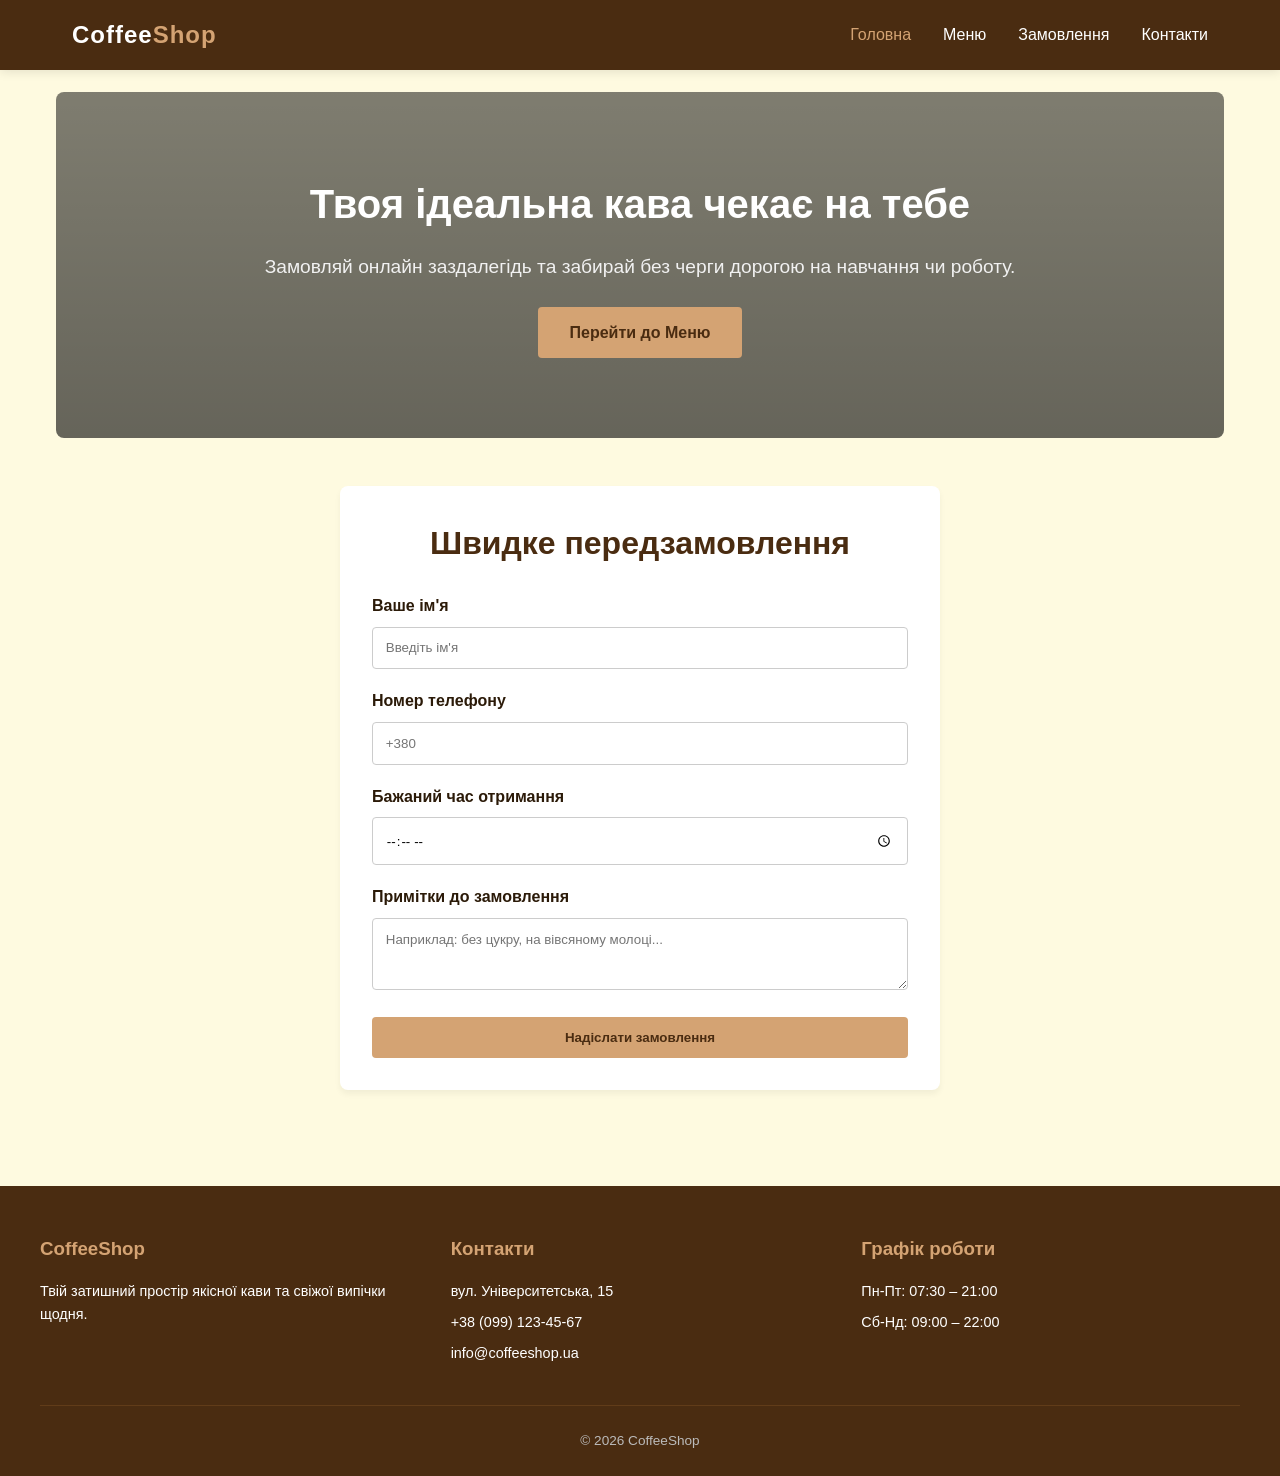
<file: html/index.html>
<!DOCTYPE html>
<html lang="uk">
<head>
    <meta charset="UTF-8">
    <meta name="viewport" content="width=device-width, initial-scale=1.0">
    <title>CoffeeShop — Головна</title>
    <link rel="stylesheet" href="../css/style.css">
</head>
<body>

    <header class="header">
        <div class="header-container">
            <a href="index.html" class="logo">Coffee<span>Shop</span></a>
            
            <button class="burger-btn" id="burgerBtn" aria-label="Відкрити меню">
                <span class="burger-bar bar1"></span>
                <span class="burger-bar bar2"></span>
                <span class="burger-bar bar3"></span>
            </button>

            <ul class="nav-menu" id="navMenu">
                <li><a href="index.html" class="nav-link active">Головна</a></li>
                <li><a href="menu.html" class="nav-link">Меню</a></li>
                <li><a href="#order" class="nav-link">Замовлення</a></li>
                <li><a href="#contacts" class="nav-link">Контакти</a></li>
            </ul>
        </div>
    </header>

    <main>
        <div class="container">
            <section class="hero">
                <h1>Твоя ідеальна кава чекає на тебе</h1>
                <p>Замовляй онлайн заздалегідь та забирай без черги дорогою на навчання чи роботу.</p>
                <a href="menu.html" class="btn">Перейти до Меню</a>
            </section>

            <section id="order" class="order-section">
                <h2 class="section-title" style="margin-bottom: 1.5rem;">Швидке передзамовлення</h2>
                <form id="coffeeForm">
                    <div class="form-group">
                        <label for="name">Ваше ім'я</label>
                        <input type="text" id="name" class="form-control" placeholder="Введіть ім'я" required>
                    </div>
                    <div class="form-group">
                        <label for="phone">Номер телефону</label>
                        <input type="tel" id="phone" class="form-control" placeholder="+380" required>
                    </div>
                    <div class="form-group">
                        <label for="time">Бажаний час отримання</label>
                        <input type="time" id="time" class="form-control" required>
                    </div>
                    <div class="form-group">
                        <label for="note">Примітки до замовлення</label>
                        <textarea id="note" class="form-control" rows="3" placeholder="Наприклад: без цукру, на вівсяному молоці..."></textarea>
                    </div>
                    <button type="submit" class="btn" style="width: 100%;">Надіслати замовлення</button>
                </form>
            </section>
        </div>
    </main>

    <footer class="footer" id="contacts">
        <div class="footer-grid">
            <div class="footer-col">
                <h3>CoffeeShop</h3>
                <p>Твій затишний простір якісної кави та свіжої випічки щодня.</p>
            </div>
            <div class="footer-col">
                <h3>Контакти</h3>
                <p>вул. Університетська, 15</p>
                <p>+38 (099) 123-45-67</p>
                <p>info@coffeeshop.ua</p>
            </div>
            <div class="footer-col">
                <h3>Графік роботи</h3>
                <p>Пн-Пт: 07:30 – 21:00</p>
                <p>Сб-Нд: 09:00 – 22:00</p>
            </div>
        </div>
        <div class="footer-bottom">
            <p>&copy; 2026 CoffeeShop</p>
        </div>
    </footer>

    <script src="../js/script.js"></script>
</body>
</html>
</file>
<file: css/style.css>
/* --- Базові та скидаючі стилі --- */
* {
    box-sizing: border-box;
    margin: 0;
    padding: 0;
}

:root {
    --primary-color: #4a2c11; /* Кавовий */
    --accent-color: #d4a373;  /* Кремовий/золотавий */
    --text-dark: #2b1a08;
    --bg-light: #fefae0;
    --white: #ffffff;
    --font-main: 'Segoe UI', Tahoma, Geneva, Verdana, sans-serif;
}

body {
    font-family: var(--font-main);
    color: var(--text-dark);
    background-color: var(--bg-light);
    line-height: 1.6;
}

a {
    text-decoration: none;
    color: inherit;
    transition: color 0.3s ease;
}

img {
    max-width: 100%;
    height: auto;
    display: block;
}

/* --- Шапка (Header) --- */
.header {
    background-color: var(--primary-color);
    color: var(--white);
    position: fixed;
    top: 0;
    left: 0;
    width: 100%;
    z-index: 1000;
    box-shadow: 0 2px 10px rgba(0,0,0,0.1);
}

.header-container {
    display: flex;
    justify-content: space-between;
    align-items: center;
    padding: 1rem 2rem;
    max-width: 1200px;
    margin: 0 auto;
}

.logo {
    font-size: 1.5rem;
    font-weight: bold;
    letter-spacing: 1px;
}

.logo span {
    color: var(--accent-color);
}

/* Навігація для ПК */
.nav-menu {
    display: flex;
    list-style: none;
    gap: 2rem;
}

.nav-link:hover, .nav-link.active {
    color: var(--accent-color);
}

/* Кнопка бургер-меню (прихована на ПК) */
.burger-btn {
    display: none;
    background: none;
    border: none;
    cursor: pointer;
    flex-direction: column;
    gap: 6px;
    z-index: 1001;
}

.burger-bar {
    width: 25px;
    height: 3px;
    background-color: var(--white);
    transition: all 0.3s ease;
}

/* --- Основний блок (Main) --- */
main {
    margin-top: 60px; /* Відступ під фіксовану шапку */
}

.container {
    max-width: 1200px;
    margin: 0 auto;
    padding: 2rem 1rem;
}

/* Hero секція */
.hero {
    background: linear-gradient(rgba(0,0,0,0.5), rgba(0,0,0,0.6)), url('https://images.unsplash.com/photo-1501339847302-ac426a4a7cbb?q=80&w=1200') no-repeat center center/cover;
    color: var(--white);
    text-align: center;
    padding: 5rem 1rem;
    border-radius: 8px;
    margin-bottom: 3rem;
}

.hero h1 {
    font-size: 2.5rem;
    margin-bottom: 1rem;
}

.hero p {
    font-size: 1.2rem;
    margin-bottom: 1.5rem;
    color: #f1f1f1;
}

.btn {
    display: inline-block;
    background-color: var(--accent-color);
    color: var(--primary-color);
    padding: 0.8rem 2rem;
    border-radius: 4px;
    font-weight: bold;
    border: none;
    cursor: pointer;
    transition: transform 0.2s ease, background-color 0.3s ease;
}

.btn:hover {
    transform: translateY(-2px);
    background-color: #e9c46a;
}

/* Секція Меню (Grid-сітка) */
.section-title {
    text-align: center;
    font-size: 2rem;
    margin-bottom: 2rem;
    position: relative;
    color: var(--primary-color);
}

.menu-grid {
    display: grid;
    grid-template-columns: repeat(auto-fit, minmax(280px, 1fr));
    gap: 2rem;
    margin-bottom: 4rem;
}

.menu-card {
    background-color: var(--white);
    border-radius: 8px;
    overflow: hidden;
    box-shadow: 0 4px 6px rgba(0,0,0,0.05);
    transition: transform 0.3s ease, box-shadow 0.3s ease;
}

.menu-card:hover {
    transform: translateY(-5px);
    box-shadow: 0 8px 15px rgba(0,0,0,0.1);
}

.card-img {
    height: 200px;
    object-fit: cover;
    width: 100%;
}

.card-content {
    padding: 1.5rem;
}

.card-title {
    font-size: 1.3rem;
    margin-bottom: 0.5rem;
    display: flex;
    justify-content: space-between;
    align-items: center;
}

.card-price {
    color: var(--primary-color);
    font-weight: bold;
}

.card-desc {
    font-size: 0.9rem;
    color: #666;
    margin-bottom: 1rem;
}

/* --- Форма замовлення --- */
.order-section {
    background-color: var(--white);
    padding: 2rem;
    border-radius: 8px;
    box-shadow: 0 4px 6px rgba(0,0,0,0.05);
    max-width: 600px;
    margin: 0 auto 4rem auto;
}

.form-group {
    margin-bottom: 1.2rem;
}

.form-group label {
    display: block;
    margin-bottom: 0.5rem;
    font-weight: 600;
}

.form-control {
    width: 100%;
    padding: 0.8rem;
    border: 1px solid #ccc;
    border-radius: 4px;
    font-family: inherit;
}

.form-control:focus {
    outline: none;
    border-color: var(--primary-color);
}

/* --- Нижній колонтитул (Footer) --- */
.footer {
    background-color: var(--primary-color);
    color: var(--white);
    padding: 3rem 1rem 1.5rem 1rem;
    margin-top: auto;
}

.footer-grid {
    display: flex;
    flex-wrap: wrap;
    justify-content: space-between;
    max-width: 1200px;
    margin: 0 auto;
    gap: 2rem;
    border-bottom: 1px solid #613c19;
    padding-bottom: 2rem;
}

.footer-col {
    flex: 1;
    min-width: 250px;
}

.footer-col h3 {
    color: var(--accent-color);
    margin-bottom: 1rem;
}

.footer-col p {
    font-size: 0.9rem;
    margin-bottom: 0.5rem;
}

.footer-bottom {
    text-align: center;
    padding-top: 1.5rem;
    font-size: 0.85rem;
    color: #bbb;
}

/* --- Медіа-запити (Media Queries) для адаптивності --- */
@media (max-width: 768px) {
    .burger-btn {
        display: flex; /* Показуємо бургер на мобільних */
    }

    /* Трансформація меню у випадаючу панель */
    .nav-menu {
        position: fixed;
        top: 0;
        right: -100%;
        width: 70%;
        height: 100vh;
        background-color: var(--primary-color);
        flex-direction: column;
        align-items: center;
        justify-content: center;
        gap: 2.5rem;
        transition: right 0.4s ease;
        box-shadow: -5px 0 15px rgba(0,0,0,0.2);
    }

    .nav-menu.active {
        right: 0; /* Виїжджає при кліку */
    }

    .hero h1 {
        font-size: 2rem;
    }

    /* Анімація іконки бургера при відкритті */
    .burger-btn.open .bar1 {
        transform: rotate(-45deg) translate(-5px, 6px);
    }
    .burger-btn.open .bar2 {
        opacity: 0;
    }
    .burger-btn.open .bar3 {
        transform: rotate(45deg) translate(-5px, -6px);
    }
}
</file>
